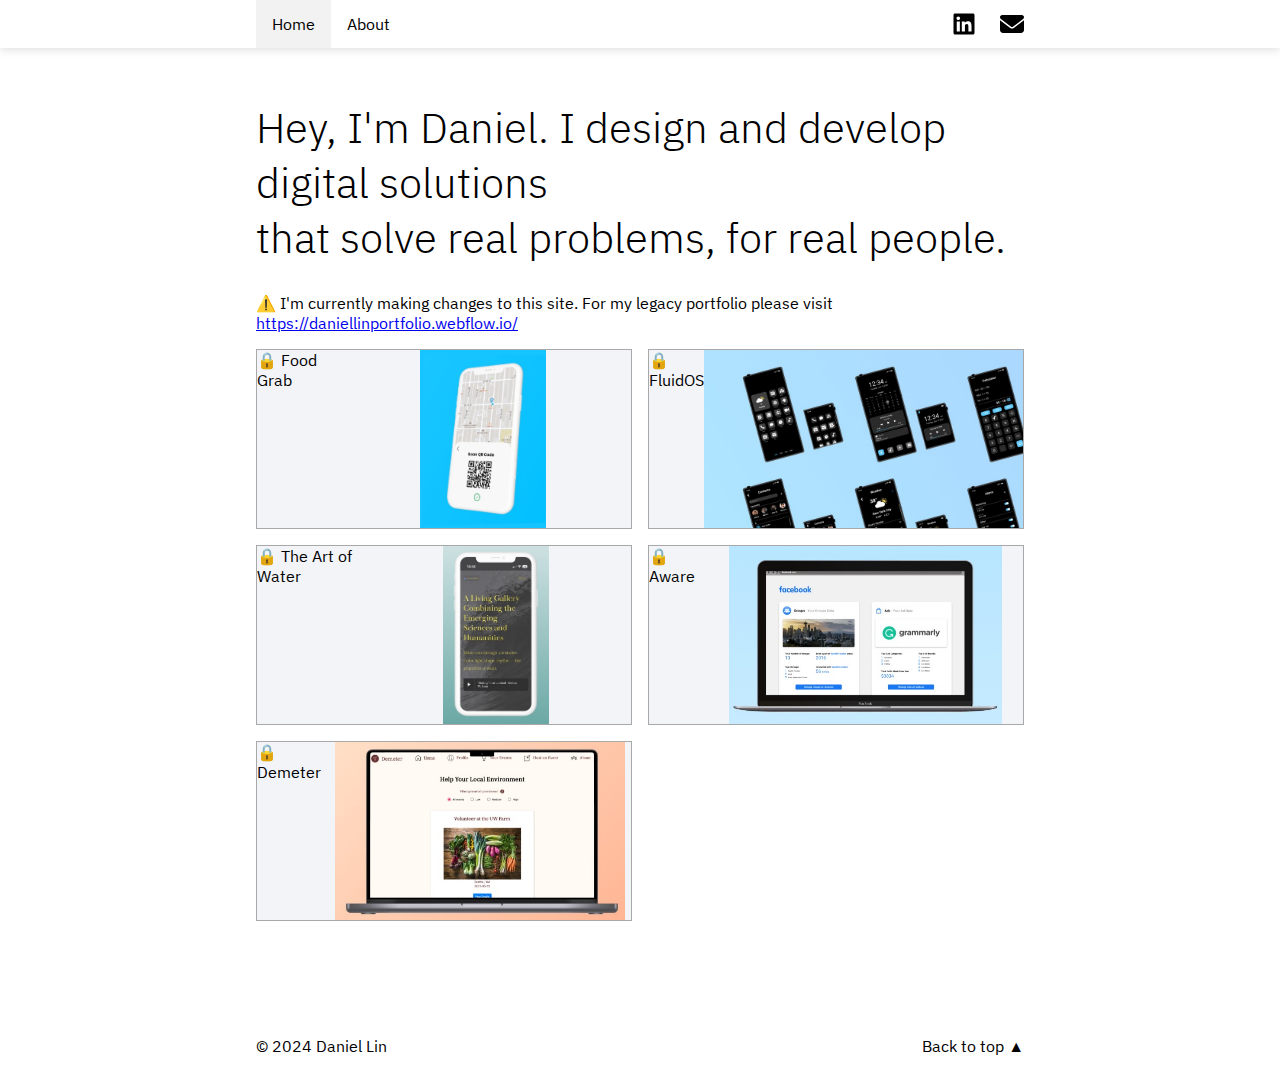
<file: index.html>
<!DOCTYPE html>
<html lang="en">
  <head>
    <meta charset="utf-8" />
    <meta name="viewport" content="width=device-width, initial-scale=1" />

    <meta
      name="description"
      content="A portfolio of coding and design projects by Daniel Lin."
    />
    <title>Daniel Lin</title>

    <link rel="stylesheet" href="css/styles.css" />
    <link rel="icon" href="favicon.ico" />
    
  </head>

  <body>
    <div class="nav">
      <div class="nav-container">
        <ul>
          <li><a class="nav-page" id="active-page" href="index.html">Home</a></li>
          <li><a class="nav-page" href="about.html">About</a></li>
        </ul>
        <ul>
          <li><a class="nav-links" href="https://www.linkedin.com/in/daniel-lin-kedin/" target="_blank"><img src="assets/icons/linkedin.svg" alt="LinkedIn" height="24" width="24"></a></li>
          <li><a class="nav-links" href="mailto:daniellin256@gmail.com" target="_blank"><img src="assets/icons/envelope.svg" alt="email" height="24" width="24"></a></li>
        </ul>
      </div>
    </div>

    <div class="content">
      <h1>
        Hey, I'm Daniel. I design and develop digital solutions<br>that solve
        real problems, for real people.
      </h1>
      <p>
        ⚠️ I'm currently making changes to this site. For my legacy portfolio please visit
        <a href="https://daniellinportfolio.webflow.io/" target="_blank">https://daniellinportfolio.webflow.io/</a>
      </p>

      <div class="grid">
        <div class="box">🔒 Food Grab<img src="assets/img/banners/FoodGrab.jpg" alt="Food Grab banner"></div>
        <div class="box">🔒 FluidOS<img src="assets/img/banners/FluidOS.jpg" alt="FluidOS banner"></div>
        <div class="box">🔒 The Art of Water<img src="assets/img/banners/TheArtOfWater.jpg" alt="The Art of Water banner"></div>
        <div class="box">🔒 Aware<img src="assets/img/banners/Aware.jpg" alt="Aware banner"></div>
        <div class="box">🔒 Demeter<img src="assets/img/banners/Demeter.jpg" alt="Demeter banner"></div>
      </div>
    </div>

    <footer>
      <p>© 2024 Daniel Lin</p>
      <p><a href="#top">Back to top ▲</a></p>
    </footer>

  </body>
</html>
</file>
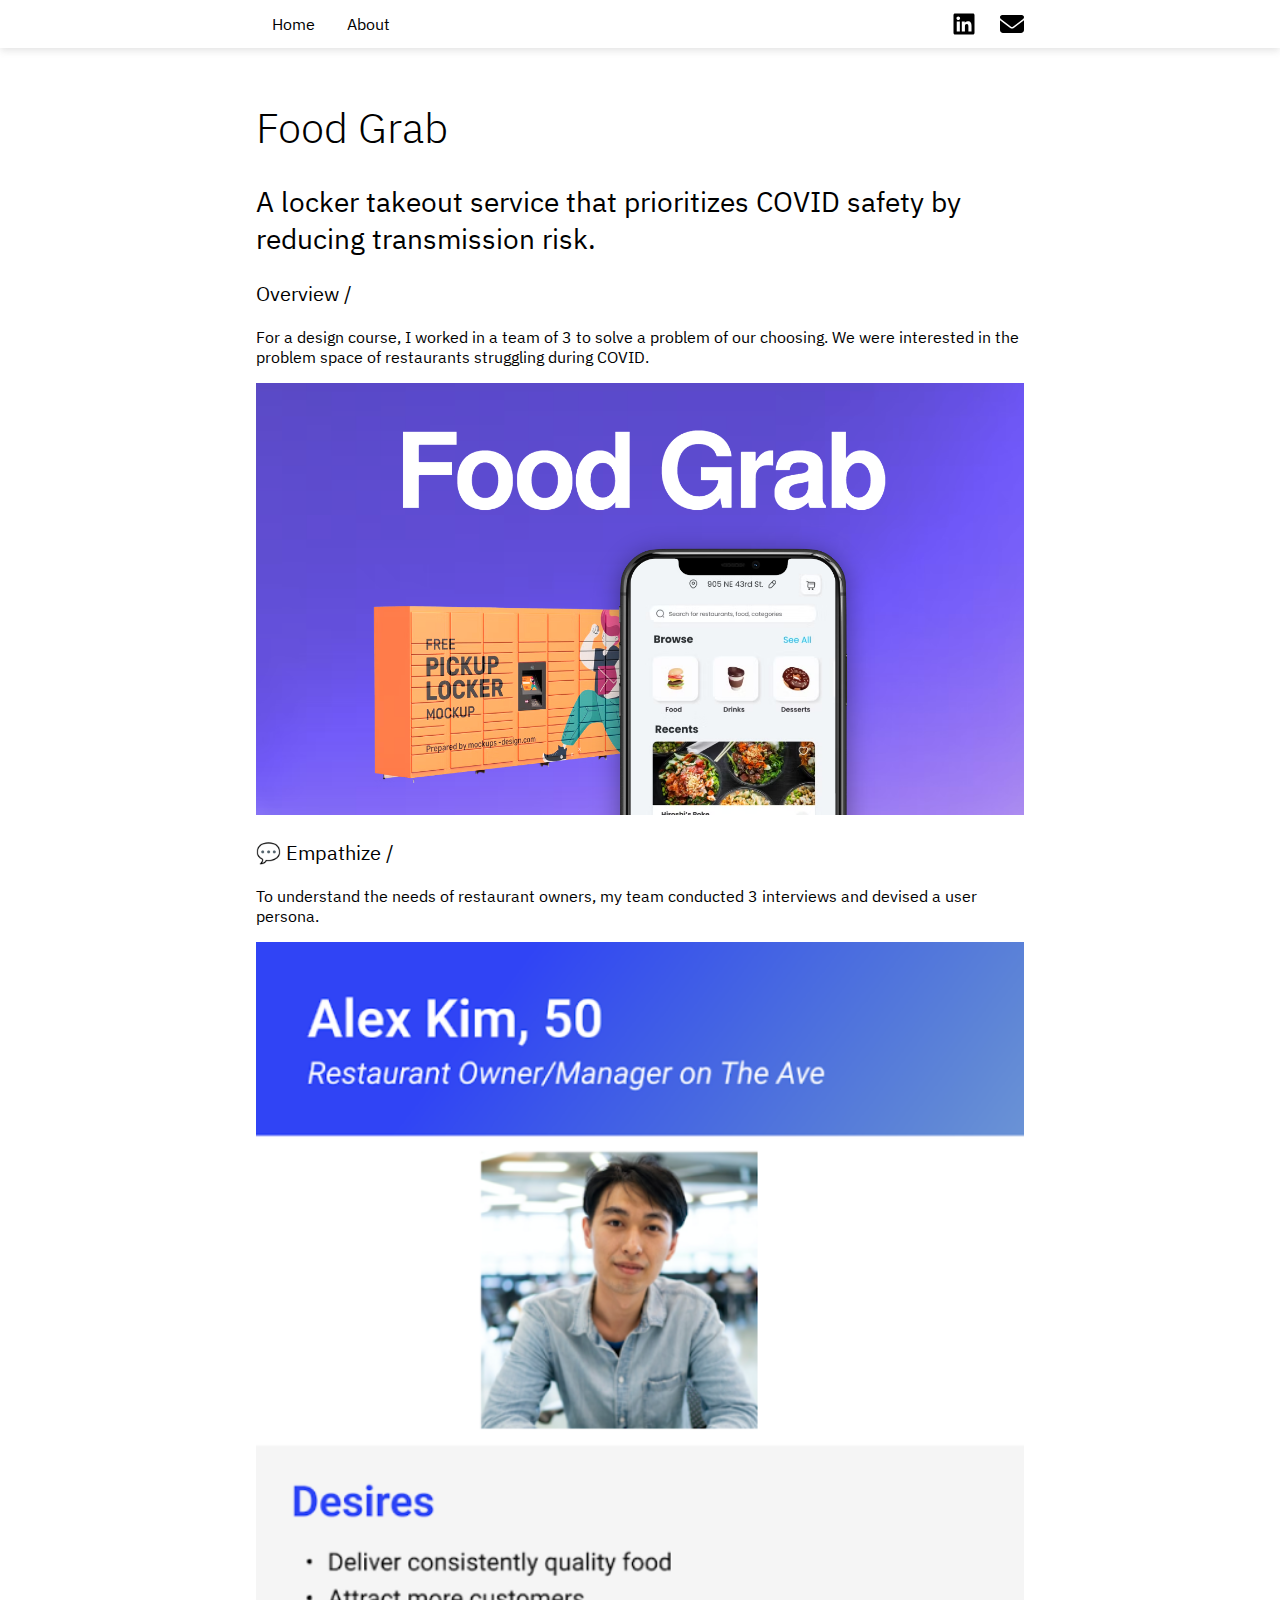
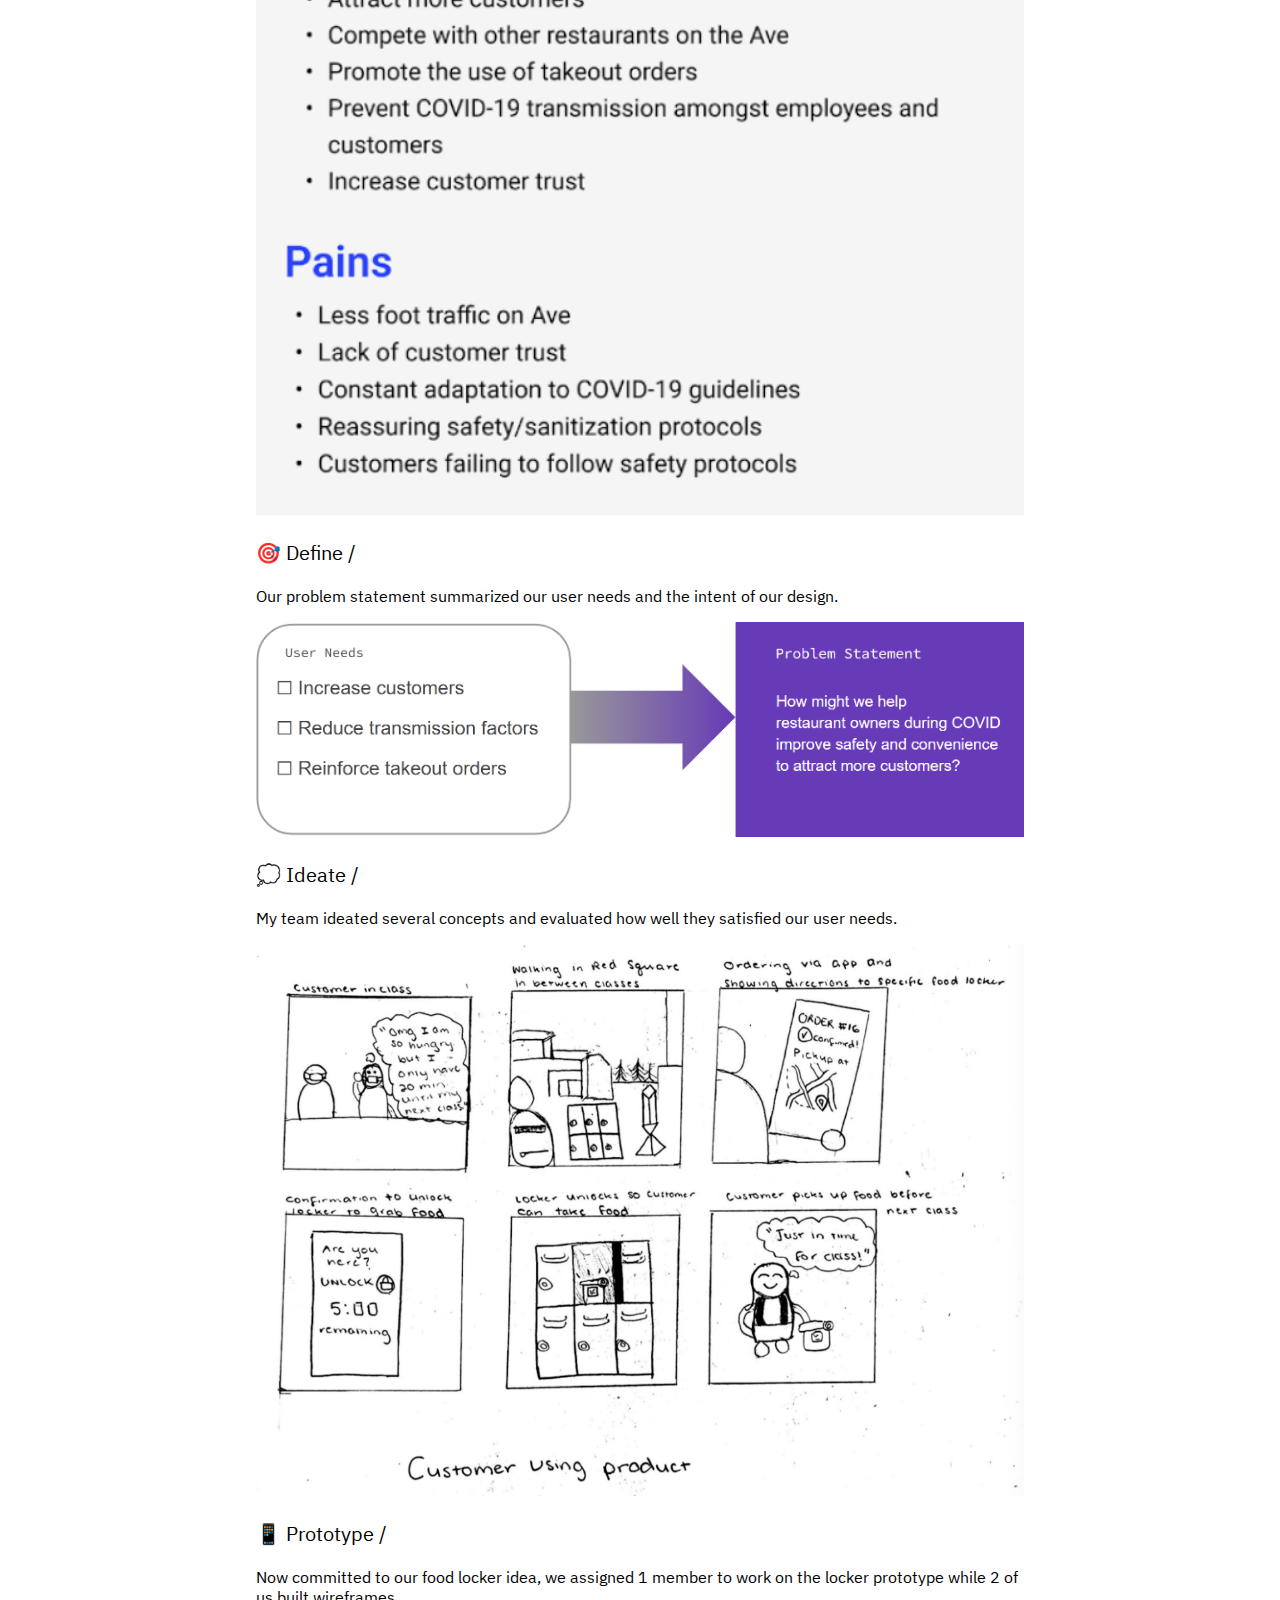
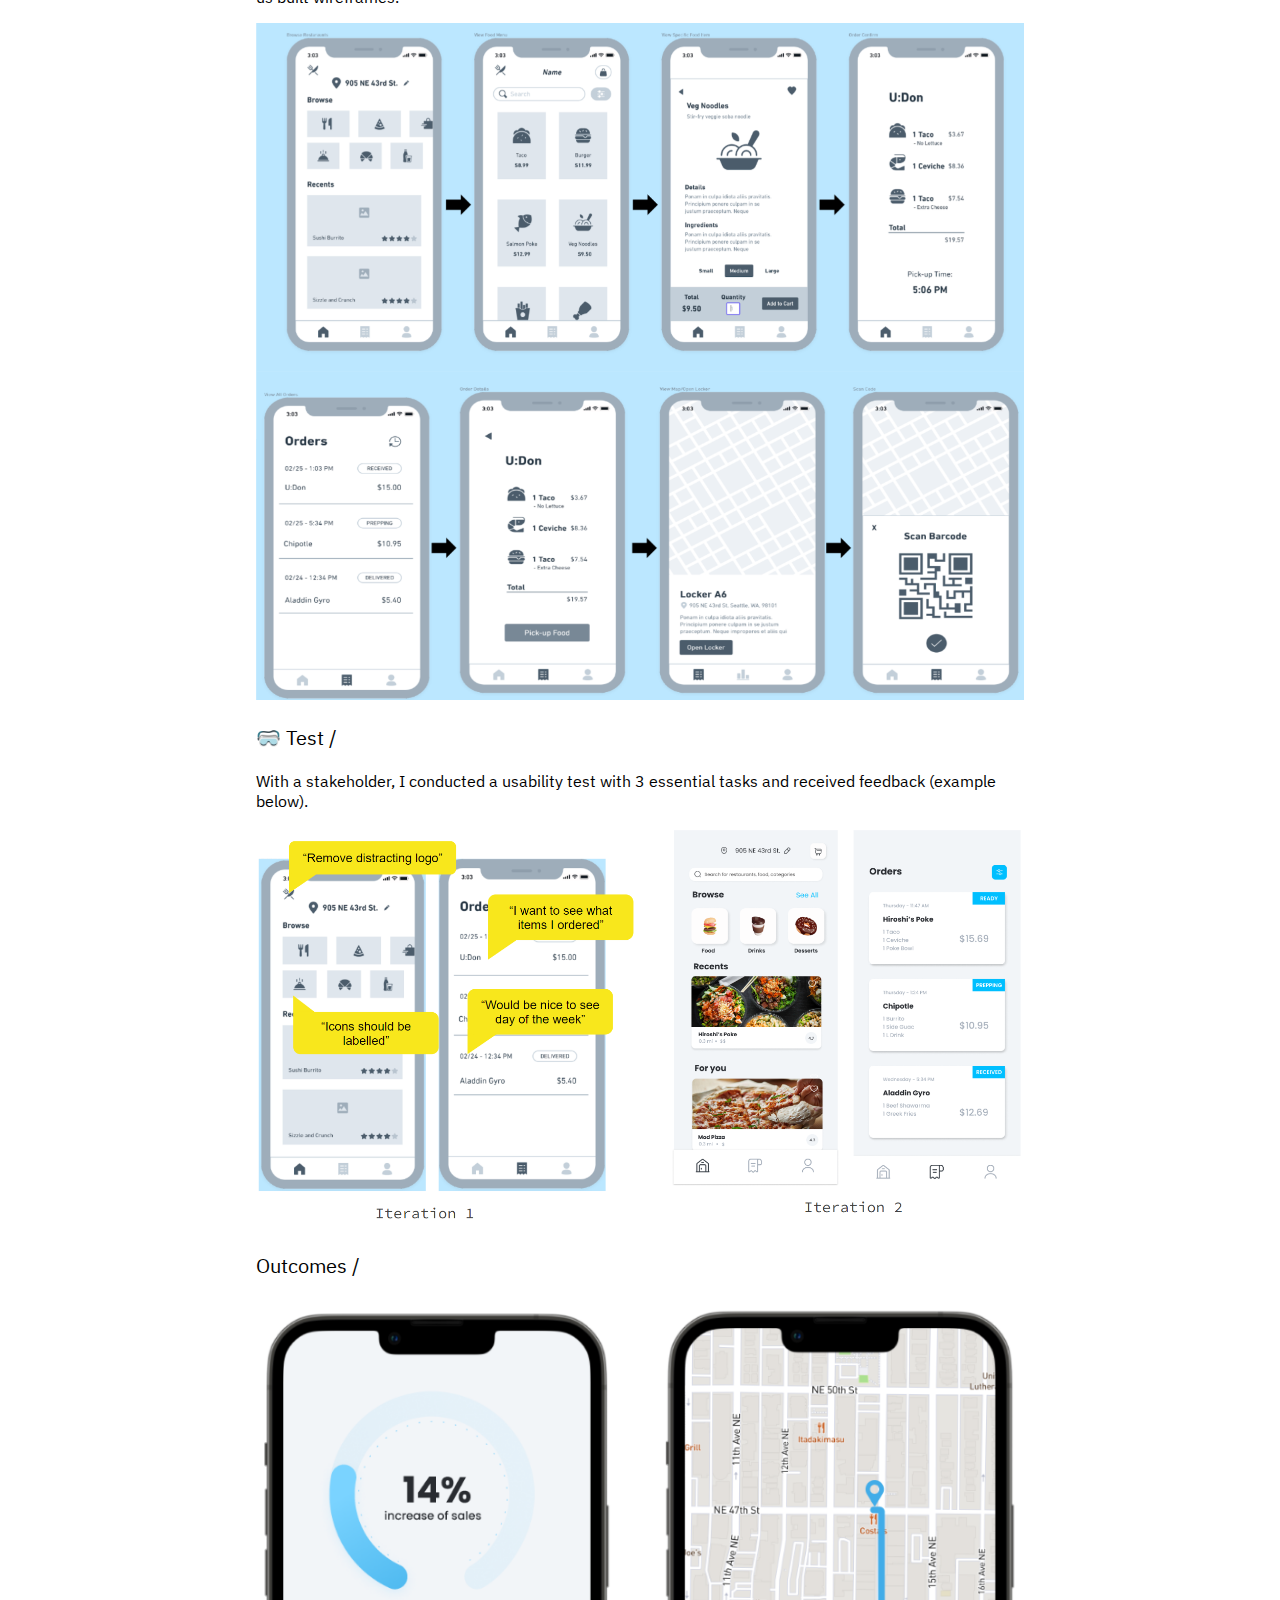
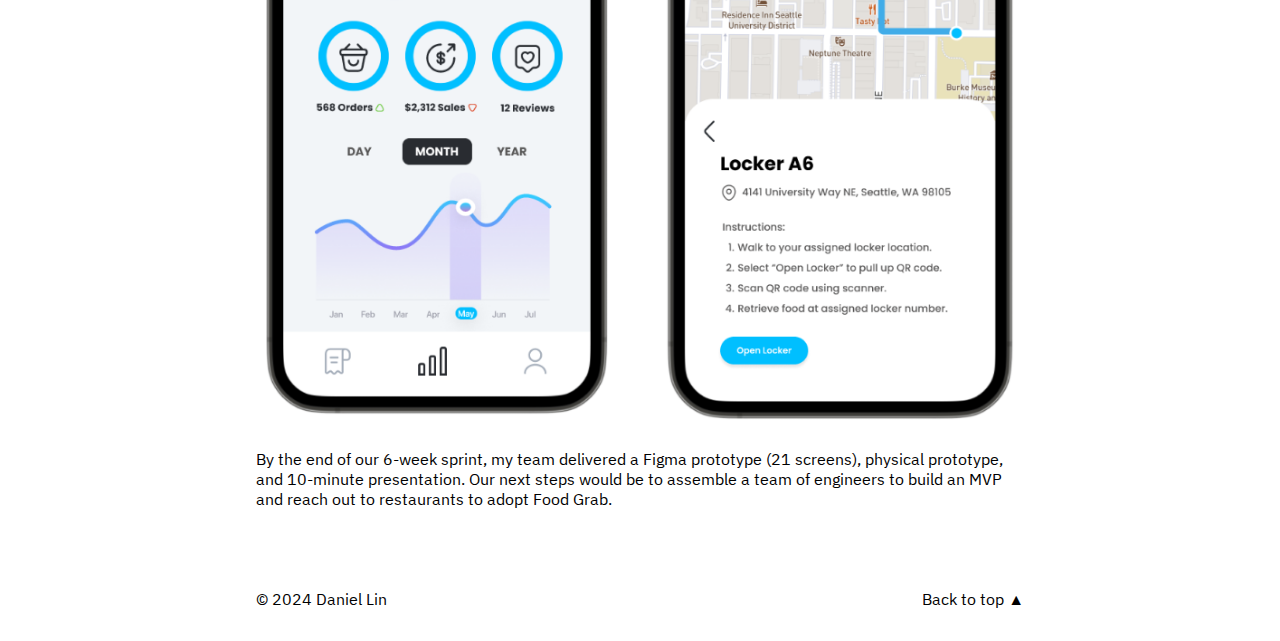
<file: foodgrab.html>
<!DOCTYPE html>
<html lang="en">
  <head>
    <meta charset="utf-8" />
    <meta name="viewport" content="width=device-width, initial-scale=1" />

    <meta
      name="description"
      content="A portfolio of coding and design projects by Daniel Lin."
    />
    <title>Daniel Lin</title>

    <link rel="stylesheet" href="css/styles.css" />
    <link rel="icon" href="favicon.ico" />
    
  </head>

  <body>
    <div class="nav">
      <div class="nav-container">
        <ul>
          <li><a class="nav-page" href="index.html">Home</a></li>
          <li><a class="nav-page" href="about.html">About</a></li>
        </ul>
        <ul>
          <li><a class="nav-links" href="https://www.linkedin.com/in/daniel-lin-kedin/" target="_blank"><img src="assets/icons/linkedin.svg" alt="LinkedIn" height="24" width="24"></a></li>
          <li><a class="nav-links" href="mailto:daniellin256@gmail.com" target="_blank"><img src="assets/icons/envelope.svg" alt="email" height="24" width="24"></a></li>
        </ul>
      </div>
    </div>

    <div class="content">
      <div class="case">
      <h1>
        Food Grab
      </h1>
      <h2>
        A locker takeout service that prioritizes
        COVID safety by reducing transmission risk.
      </h2>

      <h3>Overview /</h3>
      <p>
        For a design course, I
        worked in a team of 3 to
        solve a problem of our
        choosing. We were
        interested in the problem
        space of restaurants
        struggling during COVID.
      </p>
      <img src="assets/img/foodgrab/title.png" alt="header image">

      <h3>💬 Empathize /</h3>
      <p>
        To understand the needs of
        restaurant owners, my team
        conducted 3 interviews and
        devised a user persona.
      </p>
      <img src="assets/img/foodgrab/persona.png" alt="user persona">

      <h3>🎯 Define /</h3>
      <p>
        Our problem statement
        summarized our user needs and
        the intent of our design.
      </p>
      <img src="assets/img/foodgrab/problemStatement.png" alt="problem statment">

      <h3>💭 Ideate /</h3>
      <p>
        My team ideated several
        concepts and evaluated
        how well they satisfied
        our user needs.
      </p>
      <img src="assets/img/foodgrab/storyboard.png" alt="storyboard">

      <h3>📱 Prototype /</h3>
      <p>
        Now committed to our food
locker idea, we assigned 1
member to work on the
locker prototype while 2
of us built wireframes.
      </p>
      <img src="assets/img/foodgrab/wireframes.png" alt="wireframes">

      <h3>🥽 Test /</h3>
      <p>
        With a stakeholder, I conducted a usability test with 3
essential tasks and received feedback (example below).
      </p>
      <img src="assets/img/foodgrab/userFeedback.png" alt="user feedback">

      <h3>Outcomes /</h3>
      <img src="assets/img/foodgrab/mocks.png" alt="app mockups">
      <p>
        By the end of our 6-week sprint,
my team delivered a Figma prototype (21 screens), physical prototype, and 10-minute presentation. Our next steps would be to assemble a team of engineers to
build an MVP and reach out to
restaurants to adopt Food Grab.
      </p>
    </div>
    </div>
      <footer>
        <p>© 2024 Daniel Lin</p>
        <p><a href="#top">Back to top ▲</a></p>
      </footer>

    </body>
</html>
</file>
<file: css/styles.css>
@font-face {
    font-family: "IBM Plex Sans";
    font-weight: 300;
    src: url('../assets/fonts/IBMPlexSans-Light.ttf') format('truetype');
}

@font-face {
    font-family: "IBM Plex Sans";
    font-weight: 400;
    src: url('../assets/fonts/IBMPlexSans-Regular.ttf') format('truetype');
}

@font-face {
    font-family: "IBM Plex Sans";
    font-weight: 600;
    src: url('../assets/fonts/IBMPlexSans-SemiBold.ttf') format('truetype');
}

* {
    box-sizing: border-box;
}

body {
    display: flex;
    flex-direction: column;
    margin: 0px;
    font-family: "IBM Plex Sans", sans-serif;
}

.nav {
    box-shadow: rgba(99, 99, 99, 0.2) 0px 2px 8px 0px;
}

.nav #active-page {
    background-color: #F2F2F2;
}

.nav .nav-container {
    display: flex;
    justify-content: space-between;
    margin: 0px 20%;
}

.nav ul {
    display: inherit;
    align-items: center;
    margin: 0px 0px;
    padding: 0px;
    list-style: none;
}

.nav .nav-page {
    display: inline-block;
    text-align: center;
    padding: 14px 16px;
    text-decoration: none;
    color: inherit;
}

.nav .nav-page:hover {
    background-color: #F2F2F2;
}

.nav .nav-links {
    display: flex;
    margin-left: 24px;
}

.nav .nav-links:hover {
    filter: opacity(50%);
}

h1 {
    font-size: 2.625rem;
    font-weight: 300;
}

h2 {
    font-size: 1.75rem;
    font-weight: 400;
}

h3 {
    font-size: 1.25rem;
    font-weight: 400;
}

.content {
    min-height: 100vh;
    margin: 24px 20% 48px;
}

.grid {
    display: grid;
    grid-template-columns: 1fr 1fr;
    grid-auto-rows: 180px;
    gap: 16px;
}

.box {
    display: flex;
    overflow: hidden;
    background-color: #f2f4f8;
    border: 1px solid #a8a8a8;
}

/* .box:hover {
    background-color: #dde1e6;
    transition: 70ms;    
} */

.box img {
    width: 100%;
    height: 100%;
    object-fit: contain;
    transition: 300ms;
}

.box:hover img {
    transform: scale(1.3);
}

.case img {
    width: 100%;
    height: 100%;
}

.about-container {
    display: flex;
}

.about-item {
    flex: 1;
}

.about-item img {
    width: 100%;
    height: 100%;
    padding-left: 128px;
    object-fit: contain;
}

footer {
    display: flex;
    justify-content: space-between;
    margin: auto 20% 16px;
}

footer a {
    color: inherit;
    text-decoration: none;
}

footer a:hover {
    filter: opacity(50%);
}


@media only screen and (max-width: 600px) {
    .nav .nav-container {
        margin: 0px 5%;
    }
    h1 {
        font-size: 2rem;
    }
    .content {
        margin: 16px 5%;
    }
    .grid {
        grid-template-columns: 1fr;
    }
    .about-container {
        flex-direction: column;
    }
    .about-item {
        flex: 0 1 auto;
    }
    footer {
        margin: auto 5% 8px;
    }
}
</file>
